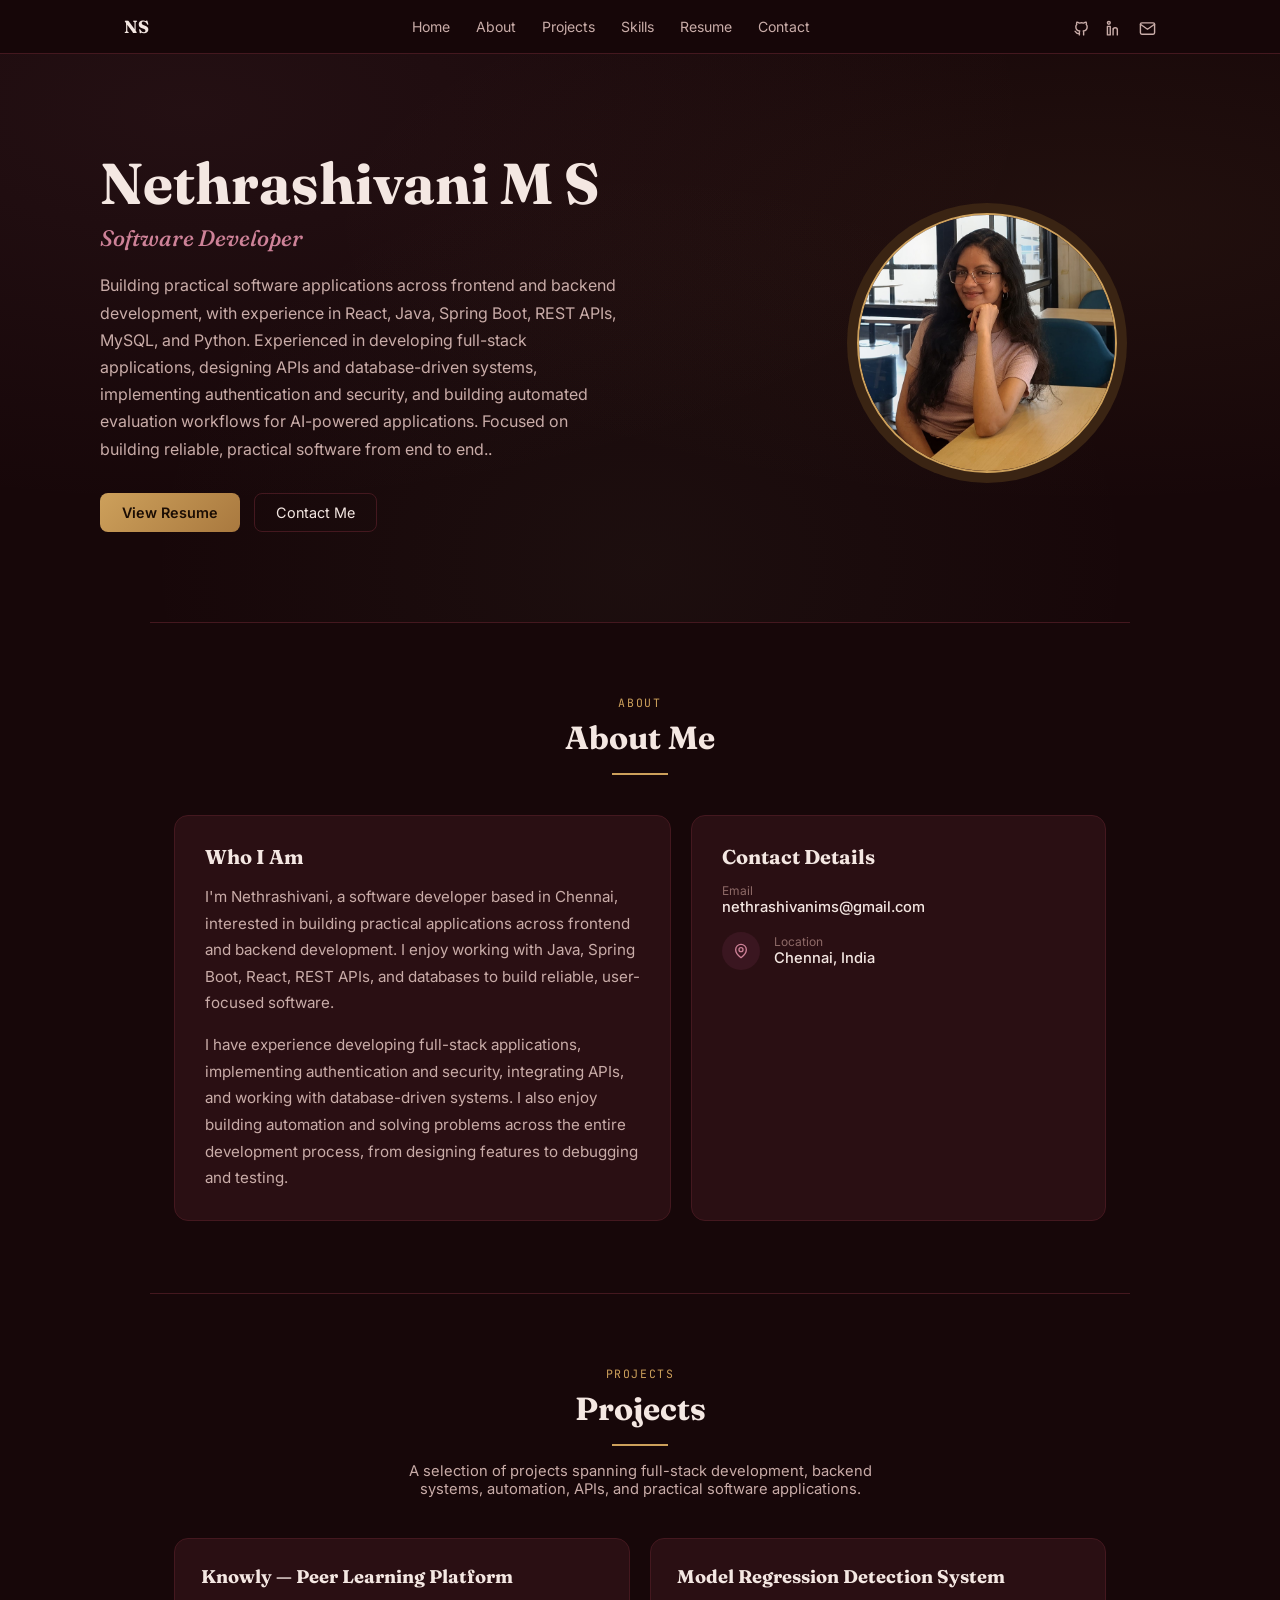
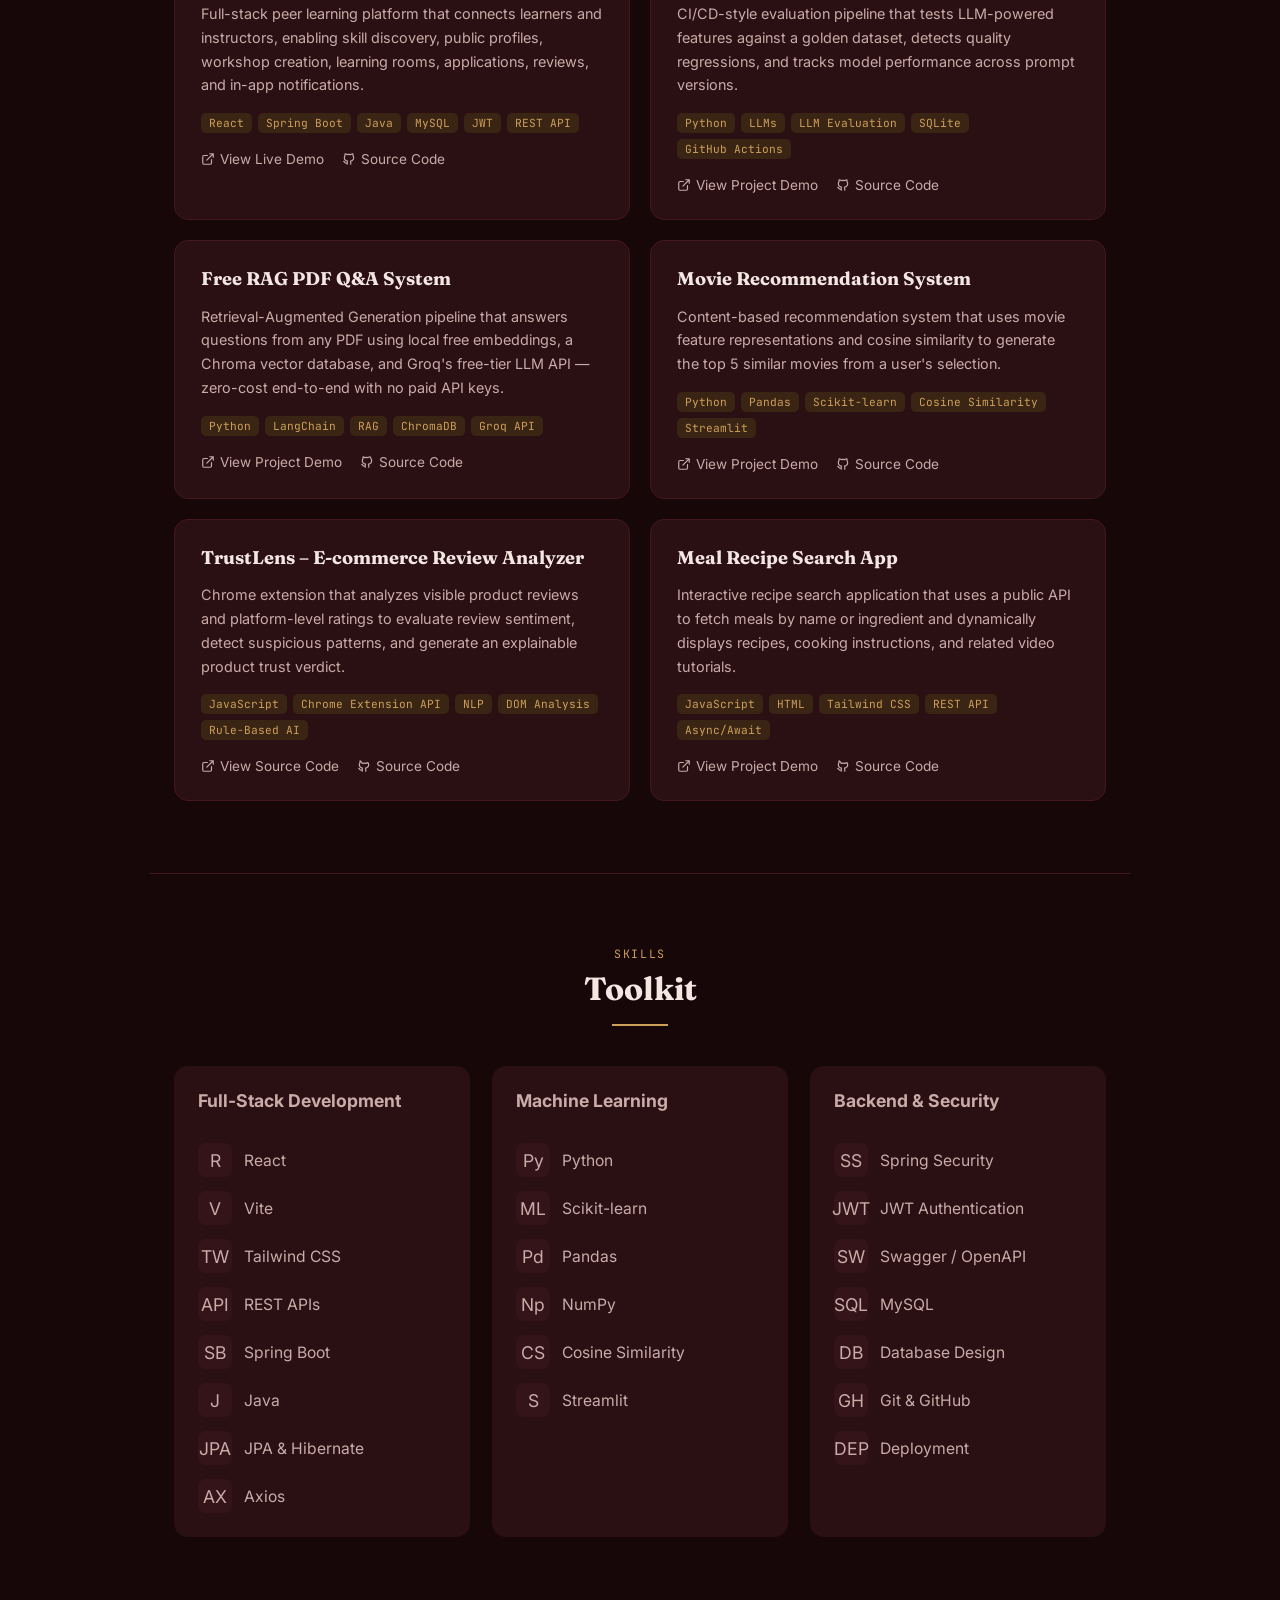
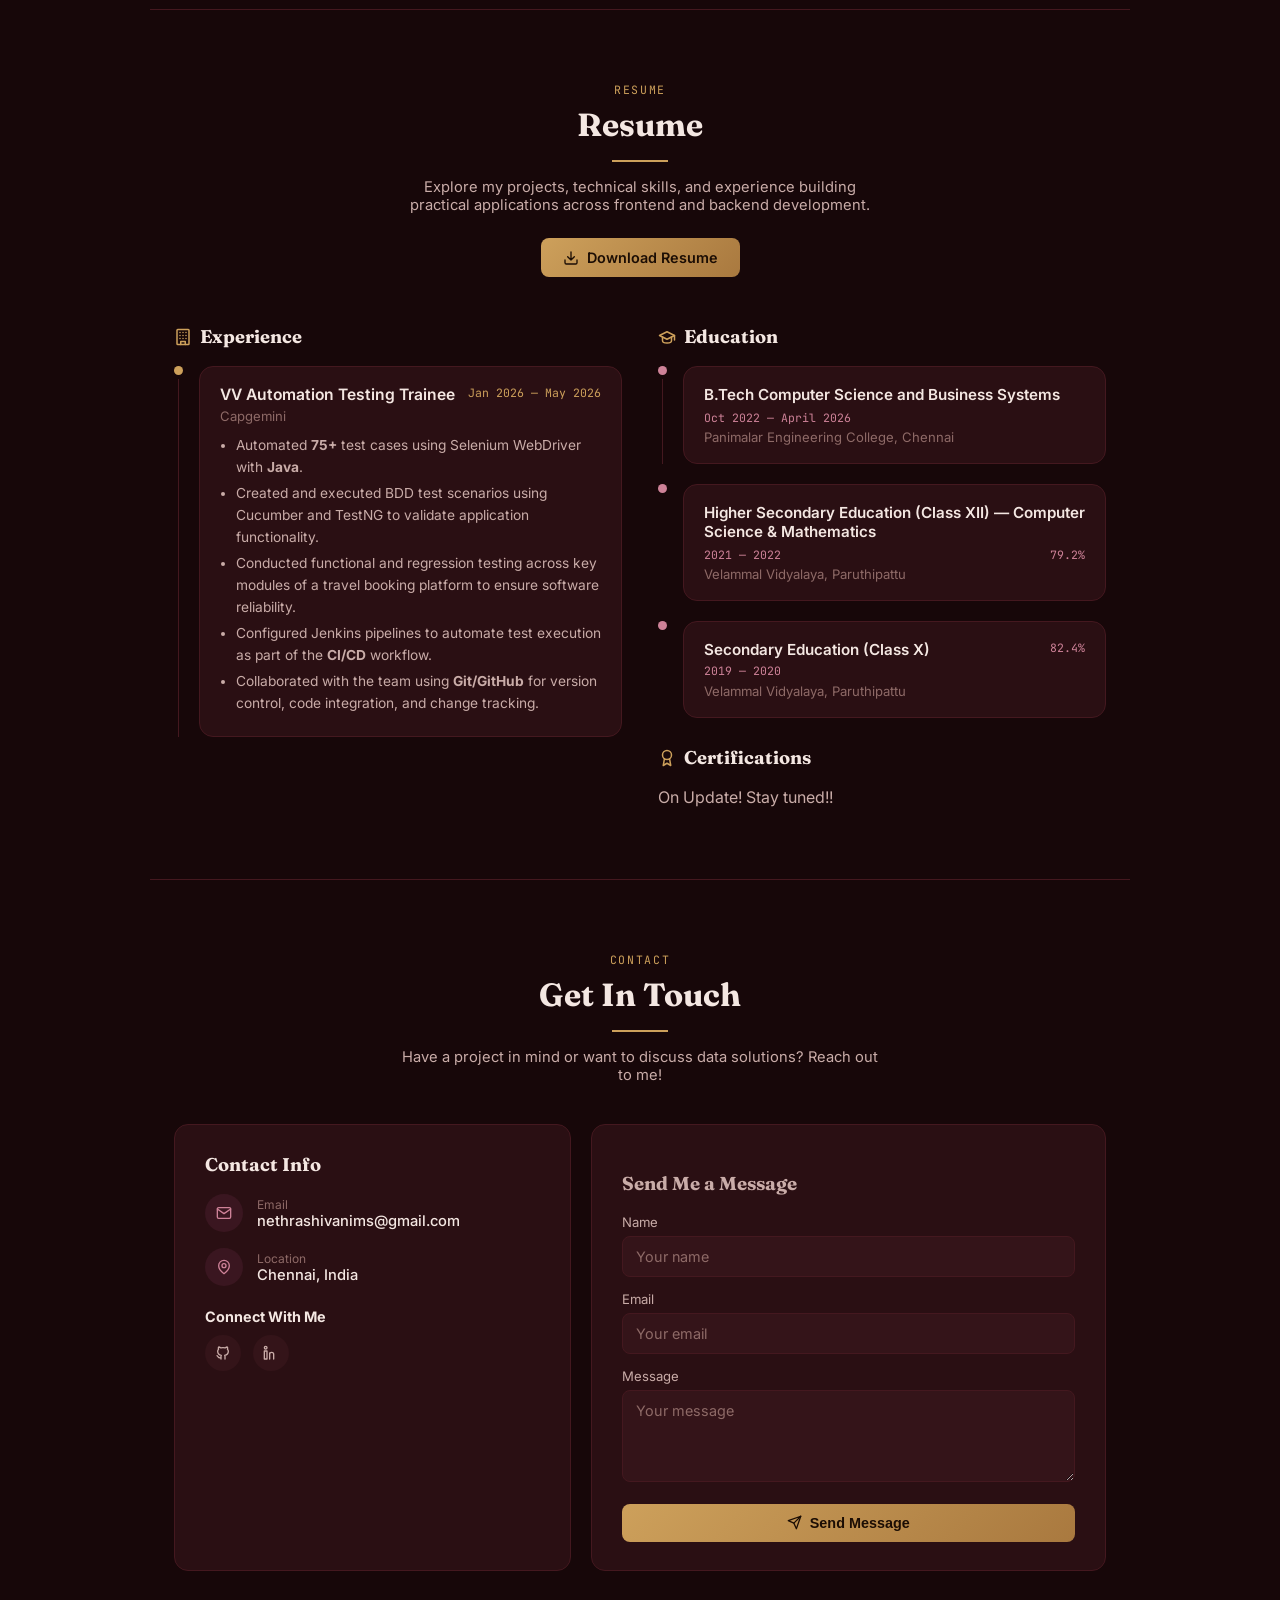
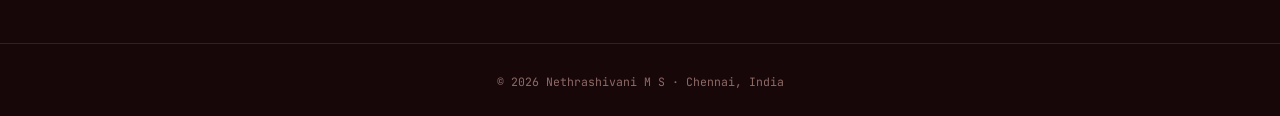
<file: index.html>
<!DOCTYPE html>
<html lang="en">

<head>
  <meta charset="UTF-8" />
  <meta name="viewport" content="width=device-width, initial-scale=1.0" />
  <title>Nethrashivani M S | Software Developer</title>
  <meta name="description"
    content="Nethrashivani M S - RAG, LLM & ML Engineer building intelligent systems on top of solid data engineering foundations" />
  <link rel="stylesheet" href="style.css" />
</head>

<body>

  <!-- NAV -->
  <header>
    <div class="nav-inner">
      <span class="logo disp">NS</span>

      <nav class="nav-links">
        <a class="nav-link" href="#home">Home</a>
        <a class="nav-link" href="#about">About</a>
        <a class="nav-link" href="#projects">Projects</a>
        <a class="nav-link" href="#skills">Skills</a>
        <a class="nav-link" href="#resume">Resume</a>
        <a class="nav-link" href="#contact">Contact</a>
      </nav>

      <div class="nav-icons">
        <a class="icon-link" href="https://github.com/nethrashivani" aria-label="GitHub" target="_blank" rel="noopener">
          <svg class="icon" width="17" height="17" viewBox="0 0 24 24">
            <path
              d="M9 19c-4.3 1.4-4.3-2.5-6-3m12 5v-3.5c0-1 .1-1.4-.5-2 2.8-.3 5.5-1.4 5.5-6a4.6 4.6 0 0 0-1.3-3.2 4.2 4.2 0 0 0-.1-3.2s-1.1-.3-3.5 1.3a12.3 12.3 0 0 0-6.2 0C6.5 2.8 5.4 3.1 5.4 3.1a4.2 4.2 0 0 0-.1 3.2A4.6 4.6 0 0 0 4 9.5c0 4.6 2.7 5.7 5.5 6-.6.6-.6 1.2-.5 2V21" />
          </svg>
        </a>

        <a class="icon-link" href="https://linkedin.com/in/nethrashivani" aria-label="LinkedIn" target="_blank"
          rel="noopener">
          <svg class="icon" width="17" height="17" viewBox="0 0 24 24">
            <rect x="2" y="9" width="4" height="12" />
            <circle cx="4" cy="4" r="2" />
            <path d="M10 21v-7a3 3 0 0 1 6 0v7M10 12v9" />
          </svg>
        </a>

        <a class="icon-link" href="mailto:nethrashivanims@gmail.com" aria-label="Email">
          <svg class="icon" width="17" height="17" viewBox="0 0 24 24">
            <rect x="2" y="4" width="20" height="16" rx="2" />
            <path d="m22 6-10 7L2 6" />
          </svg>
        </a>
      </div>
    </div>
  </header>


  <!-- HOME / HERO -->
  <section id="home" class="velvet">

    <div class="hero-content">
      <h1 class="disp">Nethrashivani M S</h1>

      <p class="hero-role disp">
        Software Developer
      </p>

      <p class="hero-desc">
        Building practical software applications across frontend and backend development, with experience in React,
        Java, Spring Boot, REST APIs, MySQL, and Python. Experienced in developing full-stack applications, designing
        APIs and database-driven systems, implementing authentication and security, and building automated evaluation
        workflows for AI-powered applications. Focused on building reliable, practical software from end to end..
      </p>

      <div class="hero-actions">
        <a href="Nethrashivani_resume_portfolio.pdf" target="_blank" rel="noopener noreferrer" class="btn-primary">
          View Resume
        </a>

        <a href="#contact" class="btn-ghost">
          Contact Me
        </a>
      </div>
    </div>

    <div class="hero-photo-wrap">
      <div class="hero-photo">
        <img src="MyImage.jpeg" alt="Nethrashivani">
      </div>
    </div>

  </section>


  <!-- ABOUT -->
  <section id="about" class="section">

    <div class="section-head">
      <div class="eyebrow mono">about</div>
      <h2 class="disp">About Me</h2>
      <div class="rule"></div>
    </div>

    <div class="two-col">

      <div class="card about-card">
        <h3 class="disp">Who I Am</h3>

        <p>
          I'm Nethrashivani, a software developer based in Chennai, interested in
          building practical applications across frontend and backend development.
          I enjoy working with Java, Spring Boot, React, REST APIs, and databases
          to build reliable, user-focused software.
        </p>

        <p>
          I have experience developing full-stack applications, implementing
          authentication and security, integrating APIs, and working with
          database-driven systems. I also enjoy building automation and solving
          problems across the entire development process, from designing features
          to debugging and testing.
        </p>
      </div>

      <div class="card about-card">
        <h3 class="disp">Contact Details</h3>

        <div class="contact-row">


          <div>
            <div class="contact-label">Email</div>
            <div class="contact-value">nethrashivanims@gmail.com</div>
          </div>
        </div>

        <div class="contact-row">
          <div class="contact-icon">
            <svg class="icon" width="16" height="16" viewBox="0 0 24 24">
              <path d="M20 10c0 6-8 12-8 12s-8-6-8-12a8 8 0 1 1 16 0Z" />
              <circle cx="12" cy="10" r="3" />
            </svg>
          </div>

          <div>
            <div class="contact-label">Location</div>
            <div class="contact-value">Chennai, India</div>
          </div>
        </div>

      </div>
    </div>
  </section>


  <!-- PROJECTS -->
  <section id="projects" class="section">

    <div class="section-head">
      <div class="eyebrow mono">projects</div>
      <h2 class="disp">Projects</h2>
      <div class="rule"></div>

      <p>
        A selection of projects spanning full-stack development, backend systems, automation, APIs, and practical
        software applications.
      </p>
    </div>


    <div class="grid-auto">

      <!-- KNOWLY -->
      <div class="card project-card">
        <h3 class="disp">Knowly — Peer Learning Platform</h3>

        <p>
          Full-stack peer learning platform that connects learners and instructors,
          enabling skill discovery, public profiles, workshop creation, learning
          rooms, applications, reviews, and in-app notifications.
        </p>

        <div class="tag-row">
          <span class="tag-gold mono">React</span>
          <span class="tag-gold mono">Spring Boot</span>
          <span class="tag-gold mono">Java</span>
          <span class="tag-gold mono">MySQL</span>
          <span class="tag-gold mono">JWT</span>
          <span class="tag-gold mono">REST API</span>
        </div>

        <div class="project-links">

          <a href="https://knowly-phi.vercel.app/" target="_blank" class="icon-link">
            <svg class="icon" width="14" height="14" viewBox="0 0 24 24">
              <path d="M18 13v6a2 2 0 0 1-2 2H5a2 2 0 0 1-2-2V8a2 2 0 0 1 2-2h6M15 3h6v6M10 14 21 3"></path>
            </svg>
            View Live Demo
          </a>

          <a href="https://github.com/nethrashivani/knowly" target="_blank" class="icon-link">
            <svg class="icon" width="14" height="14" viewBox="0 0 24 24">
              <path
                d="M9 19c-4.3 1.4-4.3-2.5-6-3m12 5v-3.5c0-1 .1-1.4-.5-2 2.8-.3 5.5-1.4 5.5-6a4.6 4.6 0 0 0-1.3-3.2 4.2 4.2 0 0 0-.1-3.2s-1.1-.3-3.5 1.3a12.3 12.3 0 0 0-6.2 0C6.5 2.8 5.4 3.1 5.4 3.1a4.2 4.2 0 0 0-.1 3.2A4.6 4.6 0 0 0 4 9.5c0 4.6 2.7 5.7 5.5 6-.6.6-.6 1.2-.5 2V21">
              </path>
            </svg>
            Source Code
          </a>

        </div>
      </div>


      <!-- MODEL REGRESSION -->
      <div class="card project-card">

        <h3 class="disp">Model Regression Detection System</h3>

        <p>
          CI/CD-style evaluation pipeline that tests LLM-powered features against a golden dataset,
          detects quality regressions, and tracks model performance across prompt versions.
        </p>

        <div class="tag-row">
          <span class="tag-gold mono">Python</span>
          <span class="tag-gold mono">LLMs</span>
          <span class="tag-gold mono">LLM Evaluation</span>
          <span class="tag-gold mono">SQLite</span>
          <span class="tag-gold mono">GitHub Actions</span>
        </div>

        <div class="project-links">

          <a href="https://github.com/nethrashivani/Model-Regression-Detection-System" target="_blank"
            class="icon-link">

            <svg class="icon" width="14" height="14" viewBox="0 0 24 24">
              <path d="M18 13v6a2 2 0 0 1-2 2H5a2 2 0 0 1-2-2V8a2 2 0 0 1 2-2h6M15 3h6v6M10 14 21 3" />
            </svg>

            View Project Demo
          </a>

          <a href="https://github.com/nethrashivani/Model-Regression-Detection-System" target="_blank"
            class="icon-link">

            <svg class="icon" width="14" height="14" viewBox="0 0 24 24">
              <path
                d="M9 19c-4.3 1.4-4.3-2.5-6-3m12 5v-3.5c0-1 .1-1.4-.5-2 2.8-.3 5.5-1.4 5.5-6a4.6 4.6 0 0 0-1.3-3.2 4.2 4.2 0 0 0-.1-3.2s-1.1-.3-3.5 1.3a12.3 12.3 0 0 0-6.2 0C6.5 2.8 5.4 3.1 5.4 3.1a4.2 4.2 0 0 0-.1 3.2A4.6 4.6 0 0 0 4 9.5c0 4.6 2.7 5.7 5.5 6-.6.6-.6 1.2-.5 2V21" />
            </svg>

            Source Code
          </a>

        </div>
      </div>


      <!-- RAG -->
      <div class="card project-card">

        <h3 class="disp">Free RAG PDF Q&amp;A System</h3>

        <p>
          Retrieval-Augmented Generation pipeline that answers questions from any PDF
          using local free embeddings, a Chroma vector database, and Groq's free-tier
          LLM API — zero-cost end-to-end with no paid API keys.
        </p>

        <div class="tag-row">
          <span class="tag-gold mono">Python</span>
          <span class="tag-gold mono">LangChain</span>
          <span class="tag-gold mono">RAG</span>
          <span class="tag-gold mono">ChromaDB</span>
          <span class="tag-gold mono">Groq API</span>
        </div>

        <div class="project-links">

          <a href="https://github.com/nethrashivani/DocuRAG.git" target="_blank" class="icon-link">
            <svg class="icon" width="14" height="14" viewBox="0 0 24 24">
              <path d="M18 13v6a2 2 0 0 1-2 2H5a2 2 0 0 1-2-2V8a2 2 0 0 1 2-2h6M15 3h6v6M10 14 21 3" />
            </svg>
            View Project Demo
          </a>

          <a href="https://github.com/nethrashivani/DocuRAG.git" target="_blank" class="icon-link">
            <svg class="icon" width="14" height="14" viewBox="0 0 24 24">
              <path
                d="M9 19c-4.3 1.4-4.3-2.5-6-3m12 5v-3.5c0-1 .1-1.4-.5-2 2.8-.3 5.5-1.4 5.5-6a4.6 4.6 0 0 0-1.3-3.2 4.2 4.6 0 0 0-1.3-3.2s-1.1-.3-3.5 1.3a12.3 12.3 0 0 0-6.2 0C6.5 2.8 5.4 3.1 5.4 3.1a4.2 4.2 0 0 0-.1 3.2A4.6 4.6 0 0 0 4 9.5c0 4.6 2.7 5.7 5.5 6-.6.6-.6 1.2-.5 2V21" />
            </svg>
            Source Code
          </a>

        </div>
      </div>


      <!-- MOVIE RECOMMENDATION -->
      <div class="card project-card">

        <h3 class="disp">Movie Recommendation System</h3>

        <p>
          Content-based recommendation system that uses movie feature representations and cosine similarity
          to generate the top 5 similar movies from a user's selection.
        </p>

        <div class="tag-row">
          <span class="tag-gold mono">Python</span>
          <span class="tag-gold mono">Pandas</span>
          <span class="tag-gold mono">Scikit-learn</span>
          <span class="tag-gold mono">Cosine Similarity</span>
          <span class="tag-gold mono">Streamlit</span>
        </div>

        <div class="project-links">

          <a href="https://github.com/nethrashivani/Movie-Recommendation-System" target="_blank" class="icon-link">
            <svg class="icon" width="14" height="14" viewBox="0 0 24 24">
              <path d="M18 13v6a2 2 0 0 1-2 2H5a2 2 0 0 1-2-2V8a2 2 0 0 1 2-2h6M15 3h6v6M10 14 21 3" />
            </svg>
            View Project Demo
          </a>

          <a href="https://github.com/nethrashivani/Movie-Recommendation-System" target="_blank" class="icon-link">
            <svg class="icon" width="14" height="14" viewBox="0 0 24 24">
              <path
                d="M9 19c-4.3 1.4-4.3-2.5-6-3m12 5v-3.5c0-1 .1-1.4-.5-2 2.8-.3 5.5-1.4 5.5-6a4.6 4.6 0 0 0-1.3-3.2 4.2 4.2 0 0 0-.1-3.2s-1.1-.3-3.5 1.3a12.3 12.3 0 0 0-6.2 0C6.5 2.8 5.4 3.1 5.4 3.1a4.2 4.2 0 0 0-.1 3.2A4.6 4.6 0 0 0 4 9.5c0 4.6 2.7 5.7 5.5 6-.6.6-.6 1.2-.5 2V21" />
            </svg>
            Source Code
          </a>

        </div>
      </div>


      <!-- TRUSTLENS -->
      <div class="card project-card">

        <h3 class="disp">TrustLens – E-commerce Review Analyzer</h3>

        <p>
          Chrome extension that analyzes visible product reviews and platform-level ratings to evaluate review
          sentiment, detect suspicious patterns, and generate an explainable product trust verdict.
        </p>

        <div class="tag-row">
          <span class="tag-gold mono">JavaScript</span>
          <span class="tag-gold mono">Chrome Extension API</span>
          <span class="tag-gold mono">NLP</span>
          <span class="tag-gold mono">DOM Analysis</span>
          <span class="tag-gold mono">Rule-Based AI</span>
        </div>

        <div class="project-links">

          <a href="https://github.com/nethrashivani/Ecommerce-Review-Analyzer" target="_blank" class="icon-link">
            <svg class="icon" width="14" height="14" viewBox="0 0 24 24">
              <path d="M18 13v6a2 2 0 0 1-2 2H5a2 2 0 0 1-2-2V8a2 2 0 0 1 2-2h6M15 3h6v6M10 14 21 3" />
            </svg>
            View Source Code
          </a>

          <a href="https://github.com/nethrashivani/Ecommerce-Review-Analyzer" target="_blank" class="icon-link">
            <svg class="icon" width="14" height="14" viewBox="0 0 24 24">
              <path
                d="M9 19c-4.3 1.4-4.3-2.5-6-3m12 5v-3.5c0-1 .1-1.4-.5-2 2.8-.3 5.5-1.4 5.5-6a4.6 4.6 0 0 0-1.3-3.2s-1.1-.3-3.5 1.3a12.3 12.3 0 0 0-6.2 0C6.5 2.8 5.4 3.1 5.4 3.1a4.2 4.2 0 0 0-.1 3.2A4.6 4.6 0 0 0 4 9.5c0 4.6 2.7 5.7 5.5 6-.6.6-.6 1.2-.5 2V21" />
            </svg>
            Source Code
          </a>

        </div>
      </div>


      <!-- MEAL SEARCH -->
      <div class="card project-card">

        <h3 class="disp">Meal Recipe Search App</h3>

        <p>
          Interactive recipe search application that uses a public API to fetch meals by name or ingredient
          and dynamically displays recipes, cooking instructions, and related video tutorials.
        </p>

        <div class="tag-row">
          <span class="tag-gold mono">JavaScript</span>
          <span class="tag-gold mono">HTML</span>
          <span class="tag-gold mono">Tailwind CSS</span>
          <span class="tag-gold mono">REST API</span>
          <span class="tag-gold mono">Async/Await</span>
        </div>

        <div class="project-links">

          <a href="https://nethrashivani.github.io/MealSearchUsingAPI/" target="_blank" class="icon-link">
            <svg class="icon" width="14" height="14" viewBox="0 0 24 24">
              <path d="M18 13v6a2 2 0 0 1-2 2H5a2 2 0 0 1-2-2V8a2 2 0 0 1 2-2h6M15 3h6v6M10 14 21 3" />
            </svg>
            View Project Demo
          </a>

          <a href="https://github.com/nethrashivani/MealSearchUsingAPI" target="_blank" class="icon-link">
            <svg class="icon" width="14" height="14" viewBox="0 0 24 24">
              <path
                d="M9 19c-4.3 1.4-4.3-2.5-6-3m12 5v-3.5c0-1 .1-1.4-.5-2 2.8-.3 5.5-1.4 5.5-6a4.6 4.6 0 0 0-1.3-3.2s-1.1-.3-3.5 1.3a12.3 12.3 0 0 0-6.2 0C6.5 2.8 5.4 3.1 5.4 3.1a4.2 4.2 0 0 0-.1 3.2A4.6 4.6 0 0 0 4 9.5c0 4.6 2.7 5.7 5.5 6-.6.6-.6 1.2-.5 2V21" />
            </svg>
            Source Code
          </a>

        </div>
      </div>

    </div>
  </section>


  <!-- SKILLS -->
  <section id="skills" class="section">

    <div class="section-head" style="margin-bottom:32px;">
      <div class="eyebrow mono">skills</div>
      <h2 class="disp">Toolkit</h2>
      <div class="rule"></div>
    </div>

    <div class="skills-grid">

      <!-- FULL STACK DEVELOPMENT -->
      <div class="skill-card">
        <h3>Full-Stack Development</h3>

        <div class="skill-list">

          <div class="skill-item">
            <span class="skill-icon">R</span>
            <span>React</span>
          </div>

          <div class="skill-item">
            <span class="skill-icon">V</span>
            <span>Vite</span>
          </div>

          <div class="skill-item">
            <span class="skill-icon">TW</span>
            <span>Tailwind CSS</span>
          </div>

          <div class="skill-item">
            <span class="skill-icon">API</span>
            <span>REST APIs</span>
          </div>

          <div class="skill-item">
            <span class="skill-icon">SB</span>
            <span>Spring Boot</span>
          </div>

          <div class="skill-item">
            <span class="skill-icon">J</span>
            <span>Java</span>
          </div>

          <div class="skill-item">
            <span class="skill-icon">JPA</span>
            <span>JPA &amp; Hibernate</span>
          </div>

          <div class="skill-item">
            <span class="skill-icon">AX</span>
            <span>Axios</span>
          </div>

        </div>
      </div>


      <!-- MACHINE LEARNING -->
      <div class="skill-card">
        <h3>Machine Learning</h3>

        <div class="skill-list">

          <div class="skill-item">
            <span class="skill-icon">Py</span>
            <span>Python</span>
          </div>

          <div class="skill-item">
            <span class="skill-icon">ML</span>
            <span>Scikit-learn</span>
          </div>

          <div class="skill-item">
            <span class="skill-icon">Pd</span>
            <span>Pandas</span>
          </div>

          <div class="skill-item">
            <span class="skill-icon">Np</span>
            <span>NumPy</span>
          </div>

          <div class="skill-item">
            <span class="skill-icon">CS</span>
            <span>Cosine Similarity</span>
          </div>

          <div class="skill-item">
            <span class="skill-icon">S</span>
            <span>Streamlit</span>
          </div>

        </div>
      </div>


      <!-- BACKEND & SECURITY -->
      <div class="skill-card">
        <h3>Backend &amp; Security</h3>

        <div class="skill-list">

          <div class="skill-item">
            <span class="skill-icon">SS</span>
            <span>Spring Security</span>
          </div>

          <div class="skill-item">
            <span class="skill-icon">JWT</span>
            <span>JWT Authentication</span>
          </div>

          <div class="skill-item">
            <span class="skill-icon">SW</span>
            <span>Swagger / OpenAPI</span>
          </div>

          <div class="skill-item">
            <span class="skill-icon">SQL</span>
            <span>MySQL</span>
          </div>

          <div class="skill-item">
            <span class="skill-icon">DB</span>
            <span>Database Design</span>
          </div>

          <div class="skill-item">
            <span class="skill-icon">GH</span>
            <span>Git &amp; GitHub</span>
          </div>

          <div class="skill-item">
            <span class="skill-icon">DEP</span>
            <span>Deployment</span>
          </div>

        </div>
      </div>

    </div>
  </section>


  <!-- RESUME -->
  <section id="resume" class="section">

    <div class="section-head">
      <div class="eyebrow mono">resume</div>
      <h2 class="disp">Resume</h2>
      <div class="rule"></div>

      <p>
        Explore my projects, technical skills, and experience building practical applications across frontend and
        backend development.
      </p>

      <a href="Nethrashivani_resume_portfolio.pdf" class="btn-primary" download>
        <svg class="icon" width="16" height="16" viewBox="0 0 24 24">
          <path d="M21 15v4a2 2 0 0 1-2 2H5a2 2 0 0 1-2-2v-4M7 10l5 5 5-5M12 15V3" />
        </svg>
        Download Resume
      </a>
    </div>


    <div class="resume-cols">

      <div>

        <div class="resume-col-head">
          <svg class="icon" width="18" height="18" viewBox="0 0 24 24" style="color:var(--gold)">
            <rect x="4" y="2" width="16" height="20" rx="1" />
            <path
              d="M9 22v-4h6v4M8 6h.01M8 10h.01M8 14h.01M12 6h.01M12 10h.01M12 14h.01M16 6h.01M16 10h.01M16 14h.01" />
          </svg>
          <h3 class="disp">Experience</h3>
        </div>


        <div class="timeline-item">

          <div class="timeline-marker">
            <span class="timeline-dot dot-gold"></span>
            <span class="timeline-connector"></span>
          </div>

          <div class="card timeline-card">

            <div class="timeline-top">
              <h4 class="timeline-title">VV Automation Testing Trainee</h4>
              <span class="timeline-date date-gold mono">Jan 2026 — May 2026</span>
            </div>

            <div class="timeline-org">Capgemini</div>

            <ul>
              <li>Automated <strong>75+</strong> test cases using Selenium WebDriver with <strong>Java</strong>.</li>
              <li>Created and executed BDD test scenarios using Cucumber and TestNG to validate application
                functionality.</li>
              <li>Conducted functional and regression testing across key modules of a travel booking platform to ensure
                software reliability.</li>
              <li>Configured Jenkins pipelines to automate test execution as part of the <strong>CI/CD</strong>
                workflow.</li>
              <li>Collaborated with the team using <strong>Git/GitHub</strong> for version control, code integration,
                and change tracking.</li>
            </ul>

          </div>
        </div>

      </div>


      <div>

        <div class="resume-col-head">
          <svg class="icon" width="18" height="18" viewBox="0 0 24 24" style="color:var(--gold)">
            <path d="m22 10-10-5L2 10l10 5 10-5Z" />
            <path d="M6 12v5c0 1.5 2.5 3 6 3s6-1.5 6-3v-5M22 10v6" />
          </svg>
          <h3 class="disp">Education</h3>
        </div>


        <div class="timeline-item">

          <div class="timeline-marker">
            <span class="timeline-dot dot-rose"></span>
            <span class="timeline-connector"></span>
          </div>

          <div class="card timeline-card">

            <div class="timeline-top">
              <h4 class="timeline-title small">
                B.Tech Computer Science and Business Systems
              </h4>

              <span class="timeline-date date-rose mono">
                Oct 2022 — April 2026
              </span>
            </div>

            <div class="timeline-org" style="margin-bottom:0;">
              Panimalar Engineering College, Chennai
            </div>

          </div>
        </div>


        <div class="timeline-item">

          <div class="timeline-marker">
            <span class="timeline-dot dot-rose"></span>
          </div>

          <div class="card timeline-card">

            <div class="timeline-top">
              <h4 class="timeline-title small">
                Higher Secondary Education (Class XII) — Computer Science & Mathematics
              </h4>

              <span class="timeline-date date-rose mono">
                2021 — 2022
              </span>

              <span class="timeline-date date-rose mono">
                79.2%
              </span>
            </div>

            <div class="timeline-org" style="margin-bottom:0;">
              Velammal Vidyalaya, Paruthipattu
            </div>

          </div>
        </div>


        <div class="timeline-item">

          <div class="timeline-marker">
            <span class="timeline-dot dot-rose"></span>
          </div>

          <div class="card timeline-card">

            <div class="timeline-top">

              <div>
                <h4 class="timeline-title small">
                  Secondary Education (Class X)
                </h4>

                <span class="timeline-date date-rose mono">
                  2019 — 2020
                </span>
              </div>

              <span class="timeline-date date-rose mono">
                82.4%
              </span>

            </div>

            <div class="timeline-org" style="margin-bottom:0;">
              Velammal Vidyalaya, Paruthipattu
            </div>

          </div>
        </div>


        <div class="resume-col-head" style="margin-top:28px;">

          <svg class="icon" width="18" height="18" viewBox="0 0 24 24" style="color:var(--gold)">
            <circle cx="12" cy="8" r="6" />
            <path d="M15.5 13.4 17 22l-5-3-5 3 1.5-8.6" />
          </svg>

          <h3 class="disp">Certifications</h3>
        </div>

        <div class="certs-grid">
          On Update! Stay tuned!!
        </div>

      </div>

    </div>
  </section>


  <!-- CONTACT -->
  <section id="contact" class="section">

    <div class="section-head">
      <div class="eyebrow mono">contact</div>
      <h2 class="disp">Get In Touch</h2>
      <div class="rule"></div>

      <p>
        Have a project in mind or want to discuss data solutions?
        Reach out to me!
      </p>
    </div>


    <div class="two-col">

      <div class="card contact-panel">

        <h3 class="disp">Contact Info</h3>

        <div class="contact-row">

          <div class="contact-icon">
            <svg class="icon" width="16" height="16" viewBox="0 0 24 24">
              <rect x="2" y="4" width="20" height="16" rx="2" />
              <path d="m22 6-10 7L2 6" />
            </svg>
          </div>

          <div>
            <div class="contact-label">Email</div>
            <div class="contact-value">nethrashivanims@gmail.com</div>
          </div>

        </div>


        
        <div class="contact-row">

          <div class="contact-icon">
            <svg class="icon" width="16" height="16" viewBox="0 0 24 24">
              <path d="M20 10c0 6-8 12-8 12s-8-6-8-12a8 8 0 0 1 16 0Z" />
              <circle cx="12" cy="10" r="3" />
            </svg>
          </div>

          <div>
            <div class="contact-label">Location</div>
            <div class="contact-value">Chennai, India</div>
          </div>

        </div>


        <h4>Connect With Me</h4>

        <div class="social-row">

          <a href="https://github.com/nethrashivani" class="icon-link social-circle" target="_blank" rel="noopener">
            <svg class="icon" width="16" height="16" viewBox="0 0 24 24">
              <path
                d="M9 19c-4.3 1.4-4.3-2.5-6-3m12 5v-3.5c0-1 .1-1.4-.5-2 2.8-.3 5.5-1.4 5.5-6a4.6 4.6 0 0 0-1.3-3.2 4.2 4.2 0 0 0-.1-3.2s-1.1-.3-3.5 1.3a12.3 12.3 0 0 0-6.2 0C6.5 2.8 5.4 3.1 5.4 3.1a4.2 4.2 0 0 0-.1 3.2A4.6 4.6 0 0 0 4 9.5c0 4.6 2.7 5.7 5.5 6-.6.6-.6 1.2-.5 2V21" />
            </svg>
          </a>


          <a href="https://linkedin.com/in/nethrashivani" class="icon-link social-circle" target="_blank"
            rel="noopener">
            <svg class="icon" width="16" height="16" viewBox="0 0 24 24">
              <rect x="2" y="9" width="4" height="12" />
              <circle cx="4" cy="4" r="2" />
              <path d="M10 21v-7a3 3 0 0 1 6 0v7M10 12v9" />
            </svg>
          </a>

        </div>

      </div>


      <form action="https://api.web3forms.com/submit" class="card" id="contact-form">

        <h3 class="disp">Send Me a Message</h3>

        <label for="name">Name</label>
        <input id="name" name="name" placeholder="Your name" required />

        <label for="email">Email</label>
        <input id="email" name="email" type="email" placeholder="Your email" required />

        <label for="message">Message</label>
        <textarea id="message" name="message" rows="4" placeholder="Your message" required></textarea>

        <button type="submit" class="btn-primary btn-block" id="send-btn">

          <svg class="icon" width="15" height="15" viewBox="0 0 24 24">
            <path d="m22 2-7 20-4-9-9-4Z" />
            <path d="M22 2 11 13" />
          </svg>

          <span id="send-btn-label">Send Message</span>

        </button>

      </form>

    </div>
  </section>


  <footer>
    <span class="mono">© 2026 Nethrashivani M S · Chennai, India</span>
  </footer>


  <script src="script.js"></script>

</body>

</html>
</file>
<file: style.css>
@import url('https://fonts.googleapis.com/css2?family=Fraunces:opsz,wght@9..144,400;9..144,500;9..144,600;9..144,700&family=Inter:wght@400;500;600&family=JetBrains+Mono:wght@400;500;600&display=swap');

:root {
  --bg: #170709;
  --bg-alt: #210A0D;
  --panel: #2A0F13;
  --panel-soft: #341419;
  --ink: #F4E7E2;
  --body: #C9ACA8;
  --faint: #8E6A67;
  --gold: #CDA05B;
  --gold-soft: #3A2413;
  --rose: #CE8298;
  --rose-soft: #3A1620;
  --sage: #8A9B78;
  --sage-soft: #232A1D;
  --line: #44181F;
}

* { box-sizing: border-box; }

html { scroll-behavior: smooth; }

body {
  margin: 0;
  background: var(--bg);
  color: var(--body);
  font-family: 'Inter', sans-serif;
  min-height: 100vh;
}

.disp { font-family: 'Fraunces', serif; }
.mono { font-family: 'JetBrains Mono', monospace; }

.section {
  max-width: 980px;
  margin: 0 auto;
  padding: 72px 24px;
  border-top: 1px solid var(--line);
}

.icon { display: inline-block; vertical-align: middle; stroke: currentColor; fill: none; stroke-width: 2; stroke-linecap: round; stroke-linejoin: round; }

/* ---------- Nav ---------- */
header {
  position: sticky;
  top: 0;
  z-index: 30;
  background: rgba(23, 7, 9, 0.9);
  backdrop-filter: blur(8px);
  border-bottom: 1px solid var(--line);
}
.nav-inner {
  max-width: 1080px;
  margin: 0 auto;
  padding: 16px 24px;
  display: flex;
  align-items: center;
  justify-content: space-between;
}
.logo {
  font-weight: 700;
  font-size: 1.1rem;
  color: var(--ink);
  letter-spacing: 0.02em;
}
.nav-links { display: flex; align-items: center; gap: 26px; }
a.nav-link {
  position: relative;
  text-decoration: none;
  color: var(--body);
  font-size: 0.88rem;
}
a.nav-link::after {
  content: '';
  position: absolute; left: 0; right: 0; bottom: -4px; height: 1px;
  background: var(--gold);
  transform: scaleX(0);
  transform-origin: left;
  transition: transform 0.25s ease;
}
a.nav-link:hover { color: var(--ink); }
a.nav-link:hover::after { transform: scaleX(1); }
.nav-icons { display: flex; gap: 16px; }
a.icon-link { color: var(--body); transition: color 0.2s ease; }
a.icon-link:hover { color: var(--gold); }

/* ---------- Hero ---------- */
.velvet {
  background-image:
    radial-gradient(ellipse at 15% 10%, rgba(206,130,152,0.07), transparent 55%),
    radial-gradient(ellipse at 85% 30%, rgba(205,160,91,0.06), transparent 50%),
    radial-gradient(ellipse at 50% 90%, rgba(138,155,120,0.05), transparent 55%);
}
/* ---------- Hero / Home ---------- */




/* ---------- Hero / Home ---------- */

#home {
  padding-top: 100px;
  padding-left: 100px;
  padding-right: 60px;
  padding-bottom: 90px;

  display: grid;
  grid-template-columns: 1.3fr 1fr;
  gap: 48px;
  align-items: center;

  border-top: none;
}

#home h1 {
  font-size: clamp(2.4rem, 6vw, 3.6rem);
  font-weight: 700;
  color: var(--ink);
  line-height: 1.05;
  margin: 0 0 10px;

  /* Never split the name */
  white-space: nowrap;
}

.hero-content {
  min-width: 0;
}

.hero-desc {
  max-width: 520px;
  line-height: 1.7;
  font-size: 1rem;
  margin-bottom: 30px;
}

.hero-role {
  font-size: clamp(1.1rem, 2.4vw, 1.4rem);
  color: var(--rose);
  font-style: italic;
  font-weight: 500;
  margin: 0 0 20px;
}

.hero-actions {
  display: flex;
  gap: 14px;
  flex-wrap: wrap;
}

.hero-photo-wrap {
  display: flex;
  justify-content: center;
  align-items: center;
}

.hero-photo {
  width: 260px;
  height: 260px;
  border-radius: 50%;
  border: 2px solid var(--gold);
  display: flex;
  align-items: center;
  justify-content: center;
  background: radial-gradient(
    circle at 35% 30%,
    var(--panel-soft),
    var(--bg-alt)
  );
  box-shadow: 0 0 0 10px var(--gold-soft);
}

.hero-photo img {
  width: 100%;
  height: 100%;
  object-fit: cover;
  border-radius: 50%;
}


/* ---------- Mobile Hero ---------- */

@media (max-width: 780px) {

  #home {
    grid-template-columns: 1fr;

    padding: 65px 20px 60px;

    gap: 45px;

    text-align: center;
  }

  #home h1 {
  font-size: clamp(1.8rem, 8vw, 2.5rem);
  line-height: 1.1;
  white-space: normal;
  letter-spacing: -0.025em;
}

  .hero-role {
    font-size: 1.35rem;
    line-height: 1.2;
    margin-top: 14px;
  }

  .hero-desc {
    max-width: 620px;
    margin-left: auto;
    margin-right: auto;

    font-size: 0.95rem;
    line-height: 1.8;
  }

  .hero-actions {
    justify-content: center;
    flex-wrap: wrap;
    gap: 14px;
    margin-top: 28px;
  }

  .hero-photo-wrap {
    margin-top: 0;
  }

  .hero-photo {
    width: 280px;
    height: 280px;
    margin: 0 auto;
  }

  #about .two-col,
  .resume-cols,
  #contact .two-col,
  .certs-grid {
    grid-template-columns: 1fr !important;
  }
}
/* ---------- Buttons ---------- */
.btn-primary {
  background: linear-gradient(135deg, var(--gold), #A9793F);
  color: #1B0D04; border: none; border-radius: 8px;
  padding: 11px 22px; font-weight: 600; font-size: 0.9rem; cursor: pointer;
  display: inline-flex; align-items: center; gap: 8px; text-decoration: none;
}
.btn-ghost {
  background: transparent; color: var(--ink); border: 1px solid var(--line); border-radius: 8px;
  padding: 10px 21px; font-size: 0.9rem; cursor: pointer;
  display: inline-flex; align-items: center; gap: 8px; text-decoration: none;
}

/* ---------- Section headers ---------- */
.section-head { text-align: center; margin-bottom: 40px; }
.eyebrow {
  font-family: 'JetBrains Mono', monospace;
  font-size: 0.72rem; letter-spacing: 0.14em; text-transform: uppercase; color: var(--gold);
}
.section-head h2 { font-size: 2rem; color: var(--ink); margin: 8px 0 0; }
.rule { width: 56px; height: 2px; background: var(--gold); margin: 16px auto 0; }
.section-head p { max-width: 480px; margin: 16px auto 0; font-size: 0.92rem; }

.skills-grid {
  display: grid;
  grid-template-columns: repeat(3, 1fr);
  gap: 22px;
  margin-top: 40px;
}

.skill-card {
  background: var(--panel);
  border: 1px solid var(--border);
  border-radius: 14px;
  padding: 24px;
  transition: transform 0.2s ease, border-color 0.2s ease;
}

.skill-card:hover {
  transform: translateY(-4px);
  border-color: var(--gold);
}

.skill-card h3 {
  margin: 0 0 18px;
  padding-bottom: 14px;
  border-bottom: 1px solid var(--border);
  font-size: 1.1rem;
}

.skill-list {
  display: flex;
  flex-direction: column;
  gap: 14px;
}

.skill-item {
  display: flex;
  align-items: center;
  gap: 12px;
  font-size: 0.98rem;
}

.skill-icon {
  width: 34px;
  height: 34px;
  display: flex;
  align-items: center;
  justify-content: center;
  border-radius: 8px;
  background: var(--panel-soft);
  font-size: 1.1rem;
}

@media (max-width: 900px) {
  .skills-grid {
    grid-template-columns: 1fr;
  }
}
/* ---------- Cards ---------- */
.card {
  background: var(--panel); border: 1px solid var(--line); border-radius: 14px;
  transition: transform 0.2s ease, border-color 0.2s ease;
}
.card:hover { transform: translateY(-3px); border-color: var(--gold); }

/* ---------- About ---------- */
.two-col { display: grid; gap: 20px; }
#about .two-col { grid-template-columns: 1.2fr 1fr; }
.about-card { padding: 28px 30px; }
.about-card h3 { color: var(--ink); font-size: 1.25rem; margin: 0 0 14px; }
.about-card p { line-height: 1.75; font-size: 0.95rem; margin-bottom: 14px; }
.about-card p:last-child { margin-bottom: 0; }

.contact-row { display: flex; align-items: center; gap: 14px; margin-bottom: 16px; }
.contact-row:last-child { margin-bottom: 0; }
.contact-icon {
  width: 38px; height: 38px; border-radius: 50%; background: var(--rose-soft);
  display: flex; align-items: center; justify-content: center; flex-shrink: 0; color: var(--rose);
}
.contact-label { font-size: 0.75rem; color: var(--faint); }
.contact-value { font-size: 0.92rem; color: var(--ink); font-weight: 500; }

/* ---------- Projects ---------- */
.grid-auto { display: grid; grid-template-columns: repeat(auto-fit, minmax(300px, 1fr)); gap: 20px; }
.project-card { padding: 26px; }
.project-card h3 { color: var(--ink); font-size: 1.15rem; margin: 0 0 10px; }
.project-card p { font-size: 0.9rem; line-height: 1.65; margin-bottom: 16px; }
.tag-row { display: flex; flex-wrap: wrap; gap: 6px; margin-bottom: 18px; }
.tag-gold { font-size: 0.7rem; color: var(--gold); background: var(--gold-soft); border-radius: 5px; padding: 3px 8px; }
.project-links { display: flex; gap: 18px; font-size: 0.85rem; }
.project-links a { display: inline-flex; align-items: center; gap: 5px; text-decoration: none; }

/* ---------- Tableau ---------- */
.dash-grid { display: grid; grid-template-columns: repeat(auto-fit, minmax(280px, 1fr)); gap: 20px; }
.dash-card { padding: 24px; }
.dash-head { display: flex; align-items: flex-start; justify-content: space-between; margin-bottom: 10px; }
.dash-head h3 { color: var(--ink); font-size: 1.05rem; margin: 0; }
.dash-card p { font-size: 0.88rem; line-height: 1.6; margin-bottom: 16px; }
.stat-chip {
  font-size: 0.78rem; color: var(--sage); background: var(--sage-soft);
  display: inline-block; border-radius: 6px; padding: 5px 10px;
}

/* ---------- Skills ---------- */
.skills-wrap { display: flex; flex-wrap: wrap; gap: 10px; justify-content: center; }
.skill-chip {
  font-size: 0.82rem; border: 1px solid var(--line); color: var(--body);
  border-radius: 999px; padding: 8px 16px;
}

/* ---------- Resume ---------- */
#resume .section-head { margin-bottom: 20px; }
#resume .section-head p { margin: 16px auto 24px; }
.resume-cols { display: grid; grid-template-columns: 1fr 1fr; gap: 36px; margin-top: 48px; }
.resume-col-head { display: flex; align-items: center; gap: 8px; margin-bottom: 18px; }
.resume-col-head h3 { color: var(--ink); font-size: 1.15rem; margin: 0; }

.timeline-item { display: flex; gap: 16px; margin-bottom: 20px; }
.timeline-marker { display: flex; flex-direction: column; align-items: center; flex-shrink: 0; }
.timeline-dot { width: 9px; height: 9px; border-radius: 50%; }
.dot-gold { background: var(--gold); }
.dot-rose { background: var(--rose); }
.timeline-connector { width: 1px; flex: 1; background: var(--line); margin-top: 4px; }
.timeline-card { padding: 18px 20px; flex: 1; }
.timeline-top { display: flex; justify-content: space-between; flex-wrap: wrap; gap: 6px; margin-bottom: 4px; }
.timeline-title { color: var(--ink); font-weight: 600; font-size: 0.98rem; margin: 0; }
.timeline-title.small { font-size: 0.95rem; }
.timeline-date { font-family: 'JetBrains Mono', monospace; font-size: 0.72rem; }
.date-gold { color: var(--gold); }
.date-rose { color: var(--rose); }
.timeline-org { font-size: 0.82rem; color: var(--faint); margin-bottom: 10px; }
.timeline-card ul { margin: 0; padding-left: 16px; font-size: 0.86rem; line-height: 1.6; }
.timeline-card li { margin-bottom: 4px; }

.certs-grid { display: grid; grid-template-columns: 1fr 1fr; gap: 12px; }
.cert-card { padding: 14px 16px; border-radius: 10px; }
.cert-name { font-size: 0.82rem; color: var(--ink); font-weight: 500; line-height: 1.4; margin-bottom: 4px; }
.cert-org { font-size: 0.7rem; color: var(--faint); }

/* ---------- Contact ---------- */
#contact .two-col { grid-template-columns: 1fr 1.3fr; }
.contact-panel { padding: 28px 30px; }
.contact-panel h3 { color: var(--ink); font-size: 1.15rem; margin: 0 0 18px; }
.contact-panel h4 { color: var(--ink); font-size: 0.9rem; margin: 22px 0 10px; }
.social-row { display: flex; gap: 12px; }
.social-circle {
  width: 36px; height: 36px; border-radius: 50%; background: var(--panel-soft);
  display: flex; align-items: center; justify-content: center;
}

form.card { padding: 28px 30px; }
form label { font-size: 0.82rem; color: var(--body); display: block; margin-bottom: 6px; }
input, textarea {
  width: 100%; background: var(--panel-soft); border: 1px solid var(--line); border-radius: 8px;
  padding: 11px 13px; color: var(--ink); font-family: 'Inter', sans-serif; font-size: 0.9rem;
  outline: none; margin-bottom: 14px;
}
textarea { resize: vertical; margin-bottom: 18px; }
input:focus, textarea:focus { border-color: var(--gold); }
input::placeholder, textarea::placeholder { color: var(--faint); }
.btn-block { width: 100%; justify-content: center; }

footer { border-top: 1px solid var(--line); text-align: center; padding: 26px 20px; }
footer span { font-family: 'JetBrains Mono', monospace; font-size: 0.72rem; color: var(--faint); }

/* ---------- Responsive ---------- */
@media (max-width: 680px) {
  .nav-links { display: none; }
}
@media (prefers-reduced-motion: reduce) {
  .card, a.nav-link::after { transition: none !important; }
}
</file>
